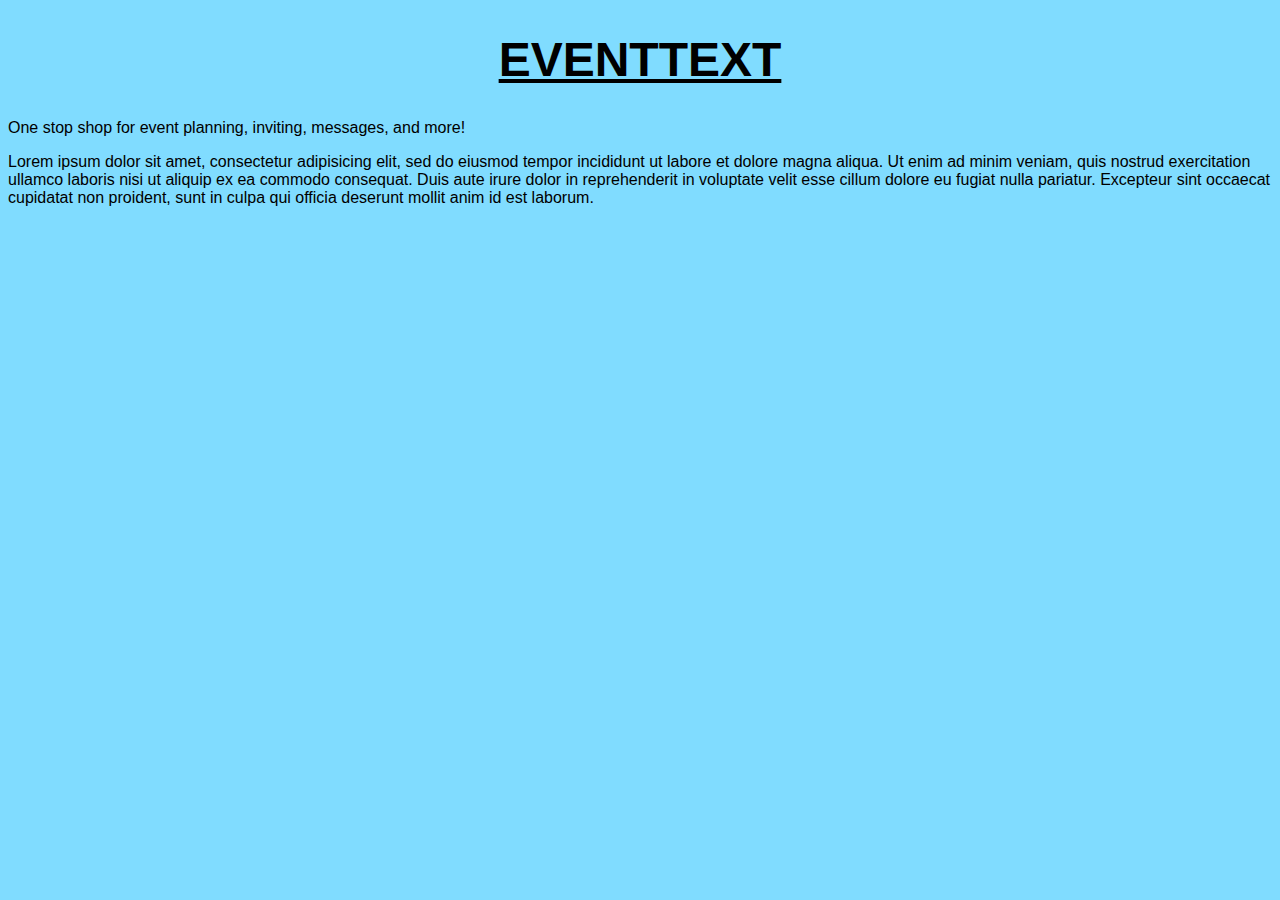
<file: unit_1/index.html>
<!DOCTYPE html>
<html>
	<head>
		<title>EventText</title>
		<link rel="stylesheet" type="text/css" href="css/style.css">
	</head>
	<body>
		<h1>EventText</h1>

		<p>	One stop shop for event planning, inviting, messages, and more!</p>

		<p>	Lorem ipsum dolor sit amet, consectetur adipisicing elit, sed do eiusmod
		tempor incididunt ut labore et dolore magna aliqua. Ut enim ad minim veniam,
		quis nostrud exercitation ullamco laboris nisi ut aliquip ex ea commodo
		consequat. Duis aute irure dolor in reprehenderit in voluptate velit esse
		cillum dolore eu fugiat nulla pariatur. Excepteur sint occaecat cupidatat non
		proident, sunt in culpa qui officia deserunt mollit anim id est laborum.</p>
	</body>
</html>
</file>
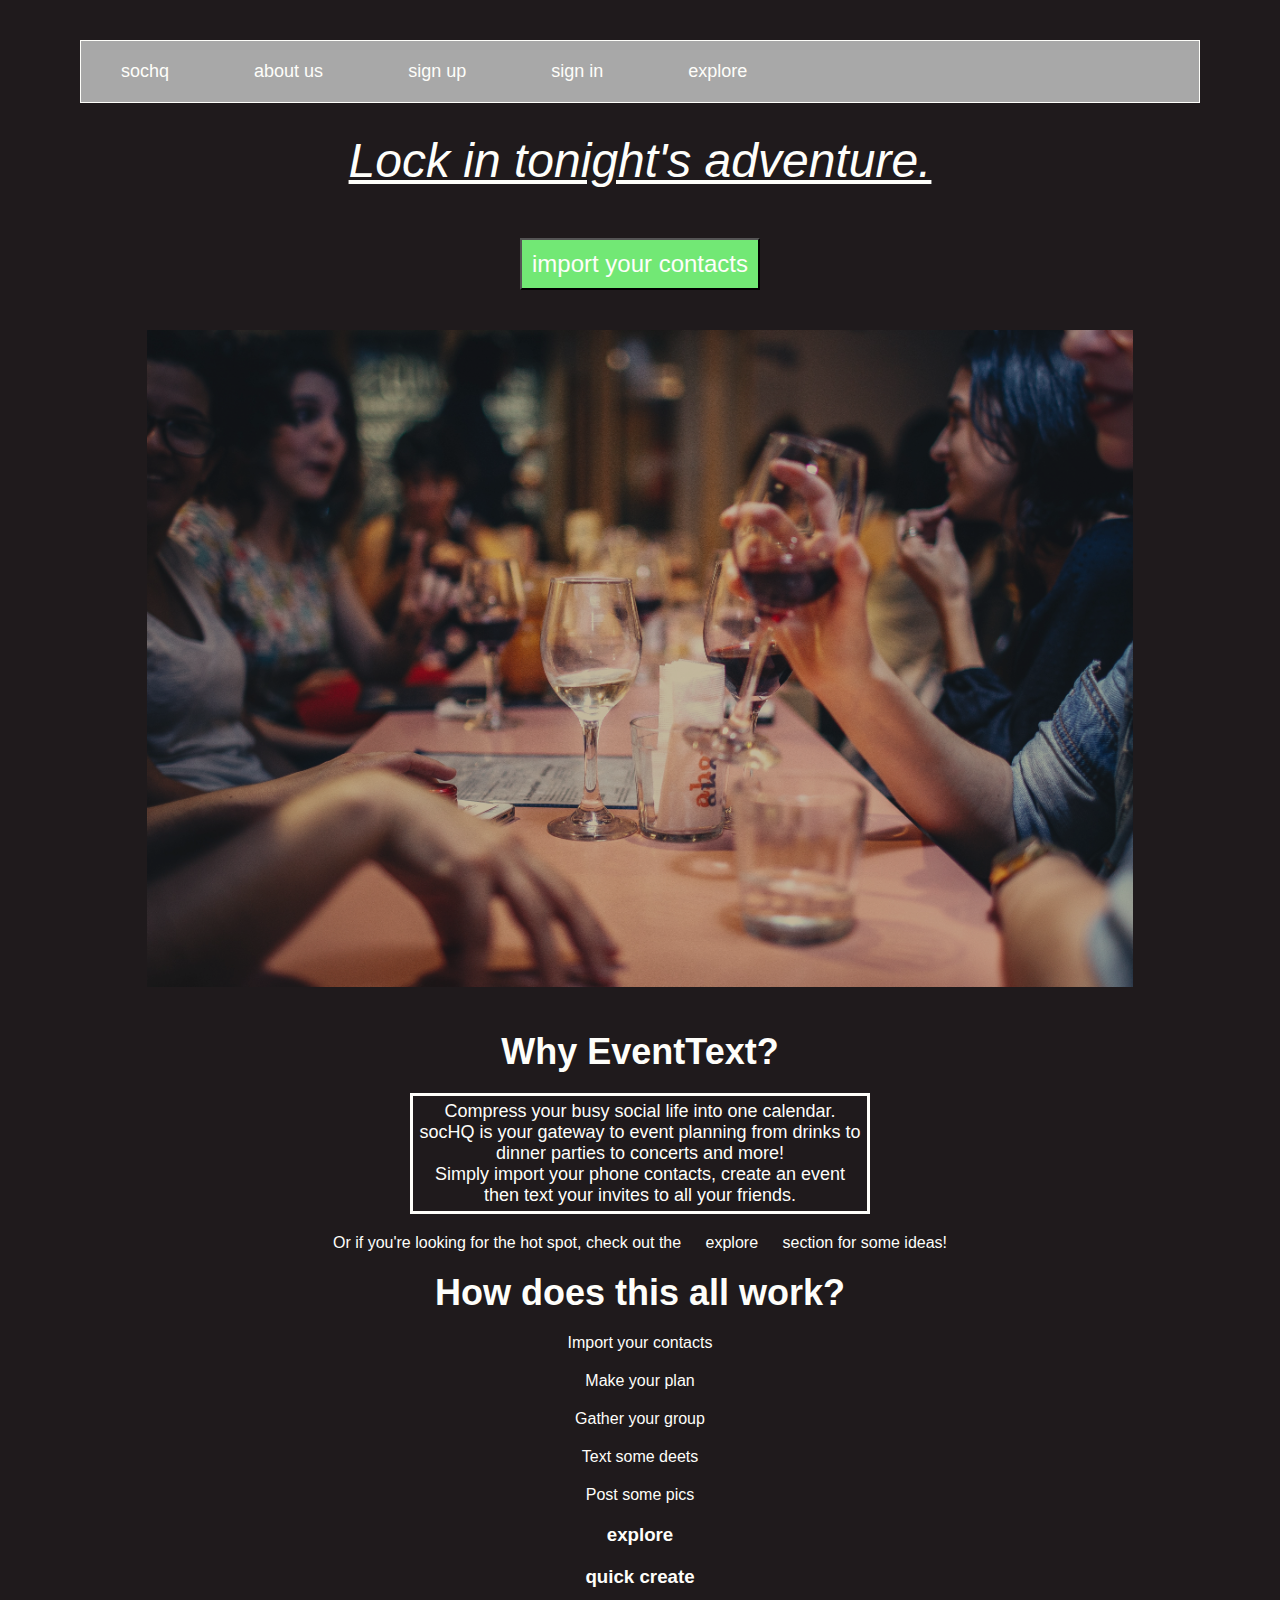
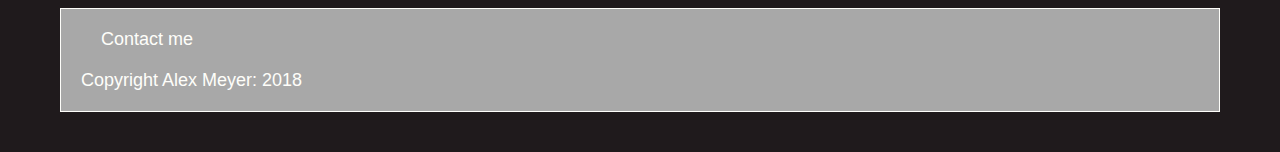
<file: unit_3/index.html>
<!DOCTYPE html>
<html>
	
	<head>
		<title>socHQ</title>
		<link rel="stylesheet" type="text/css" href="css/style.css">
	</head>
	
	<body>
		
		<header>
			<nav>
				<ul>
					<li id="logo"><a href="#">socHQ</a></li>
					<!-- <a href="#"><img src="#" alt="logo"></a> -->
					<li><a href="#">About Us</a></li>
					<li><a href="#">Sign Up</a></li>
					<li><a href="#">Sign In</a></li>
					<li><a href="#">explore</a></li>
				</ul>
			</nav>
		</header>
		
		<main>
			<p id="slogan">Lock in tonight's adventure.</p>		
			<button type="button">import your contacts</button>		
			<img id="homepageImage" src="images/blur_bar_homepage.jpg" alt="Friends at a Bar" title="Friends at a Bar">
		</main>

		<section>
			<h2>Why EventText?</h2>
			<p class="description">Compress your busy social life into one calendar. <br>socHQ is your gateway to event planning from drinks to dinner parties to concerts and more! <br> Simply import your phone contacts, create an event then text your invites to all your friends.</p> Or if you're looking for the hot spot, check out the <a href="#">explore</a> section for some ideas!
		</section>
		
		<section>
			<h2>How does this all work?</h2>
			<ul>
				<li>Import your contacts</li>
				<li>Make your plan</li>
				<li>Gather your group</li>
				<li>Text some deets</li>
				<li>Post some pics</li>
			</ol>
		</section>
		
		<section>
			<h3 class="explore">explore</h3>
			<h3 class="quick_create">quick create</h3>
		</section>
		
		<footer>
			<p><a href="mailto:alexmeyer27@gmail.com?Subject=Details">Contact me</a></p>
			<p>Copyright Alex Meyer: 2018</p>
		</footer>

	</body>

</html>
</file>
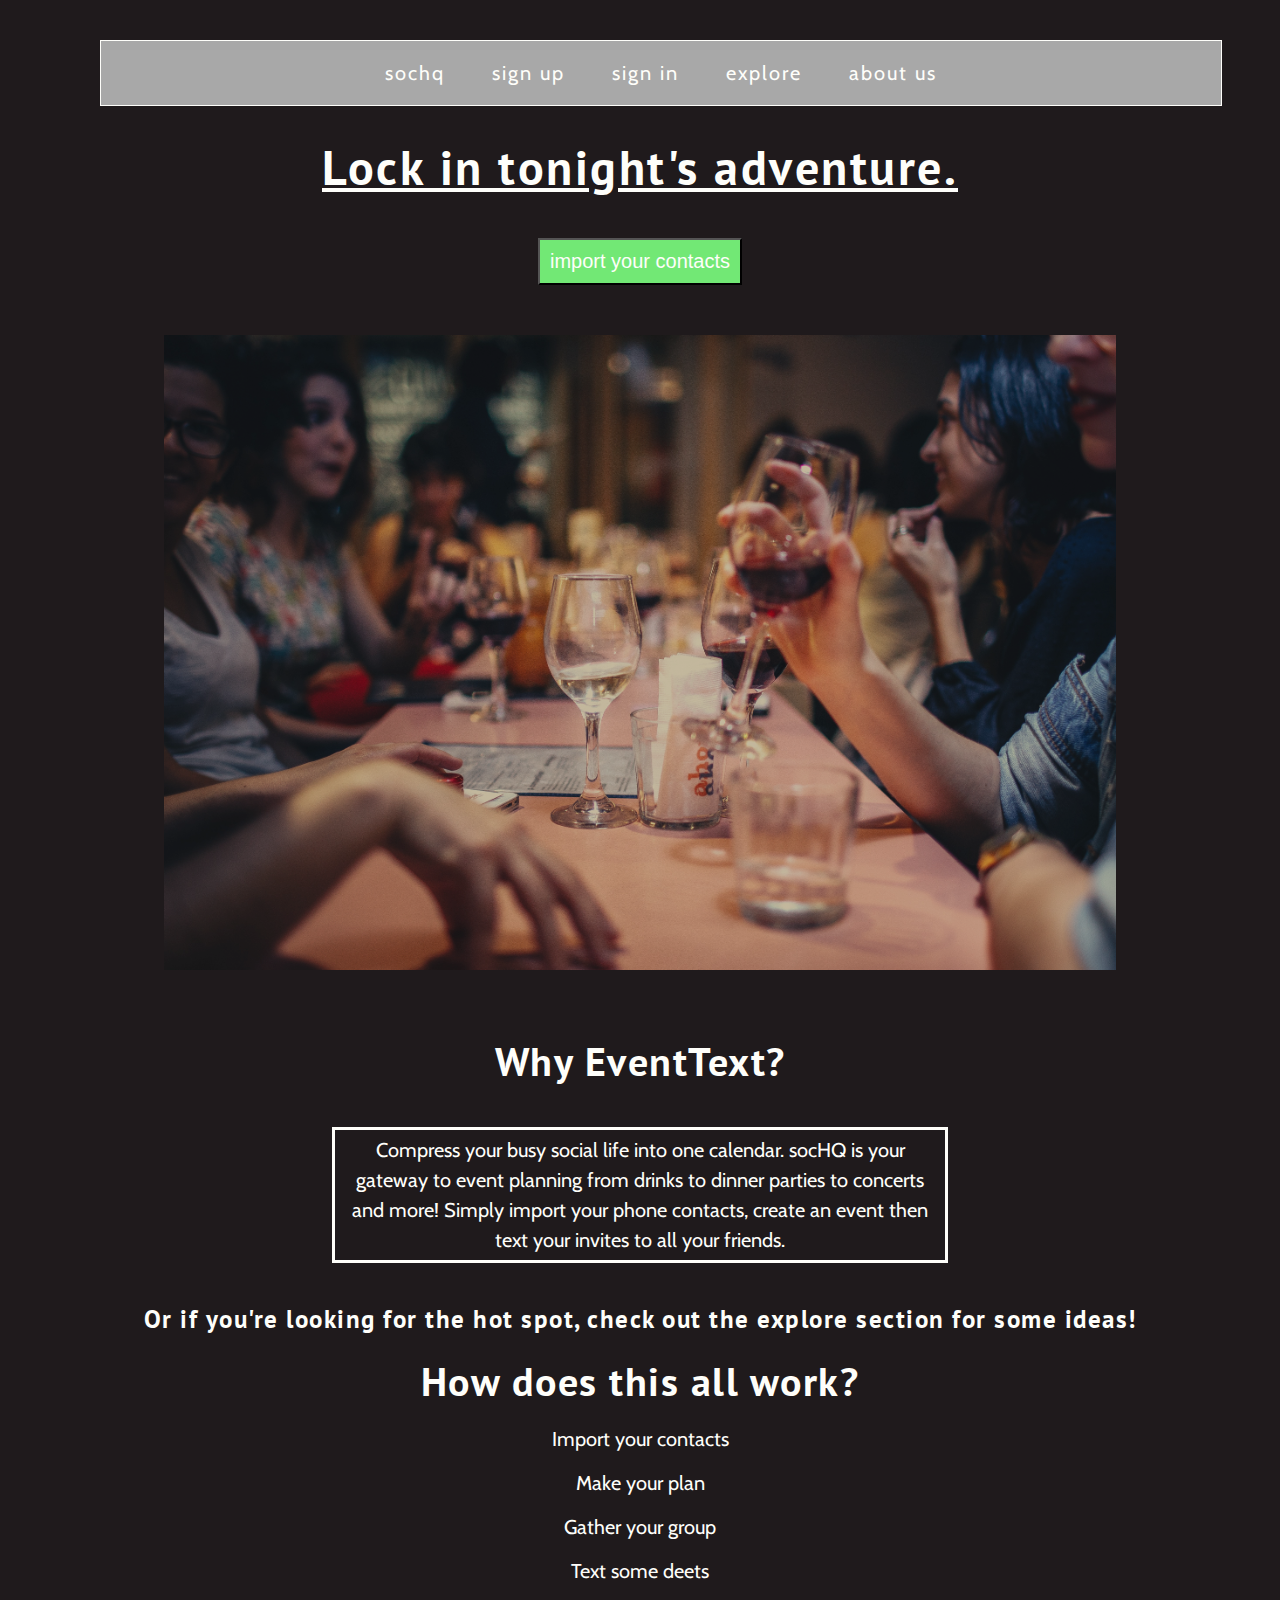
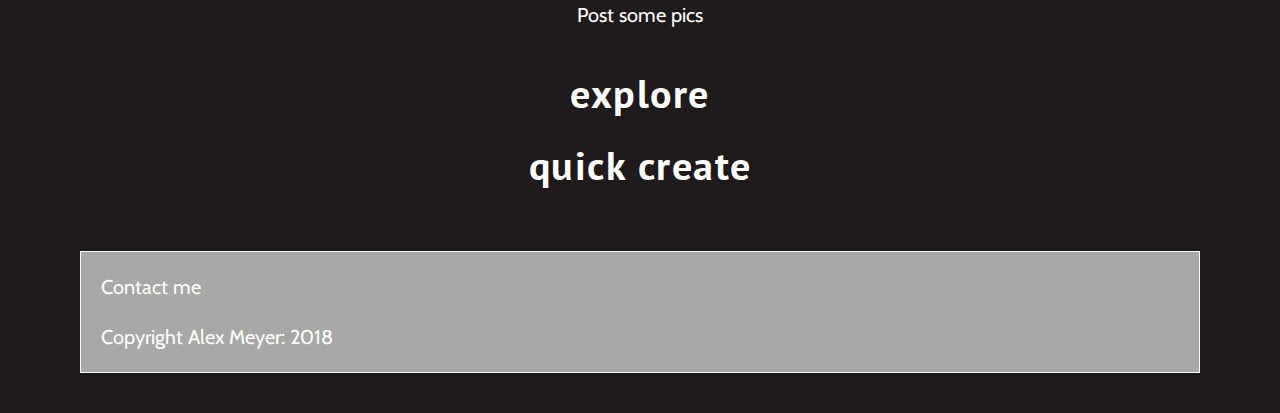
<file: unit_4/index.html>
<!DOCTYPE html>
<html>
	
	<head>
		<title>socHQ</title>
		<link rel="stylesheet" type="text/css" href="css/style.css">
	</head>
	
	<body>
		<div id="wrapper">
			<header>
				<nav>
					<ul>
						<li id="logo"><a href="#">socHQ</a></li>
						<!-- <a href="#"><img src="#" alt="logo"></a> -->
						<li><a href="#">Sign Up</a></li>
						<li><a href="#">Sign In</a></li>
						<li><a href="#">explore</a></li>
						<li><a href="#">About Us</a></li>
					</ul>
				</nav>
			</header>
			
			<main>
				<h1 id="slogan">Lock in tonight's adventure.</h1>		
				<button type="button">import your contacts</button>		
				<img id="homepageImage" src="images/blur_bar_homepage.jpg" alt="Friends at a Bar" title="Friends at a Bar">
			</main>

			<section>
				<h2>Why EventText?</h2>
				<p class="description">Compress your busy social life into one calendar. socHQ is your gateway to event planning from drinks to dinner parties to concerts and more! Simply import your phone contacts, create an event then text your invites to all your friends.</p>
			</section>
			<section>
				<h3 id="explore_tag">Or if you're looking for the hot spot, check out the <a href="#">explore</a> section for some ideas!</h3>
			</section>
			
			<section>
				<h2>How does this all work?</h2>
				<ul>
					<li>Import your contacts</li>
					<li>Make your plan</li>
					<li>Gather your group</li>
					<li>Text some deets</li>
					<li>Post some pics</li>
				</ul>
			</section>
			
			<section class="modules">
				<h2 id="explore">explore</h2>
				<h2 id="quick_create">quick create</h2>
			</section>
			
			<footer>
				<p><a href="mailto:alexmeyer27@gmail.com?Subject=Details">Contact me</a></p>
				<p>Copyright Alex Meyer: 2018</p>
			</footer>
		</div>	
	</body>

</html>
</file>
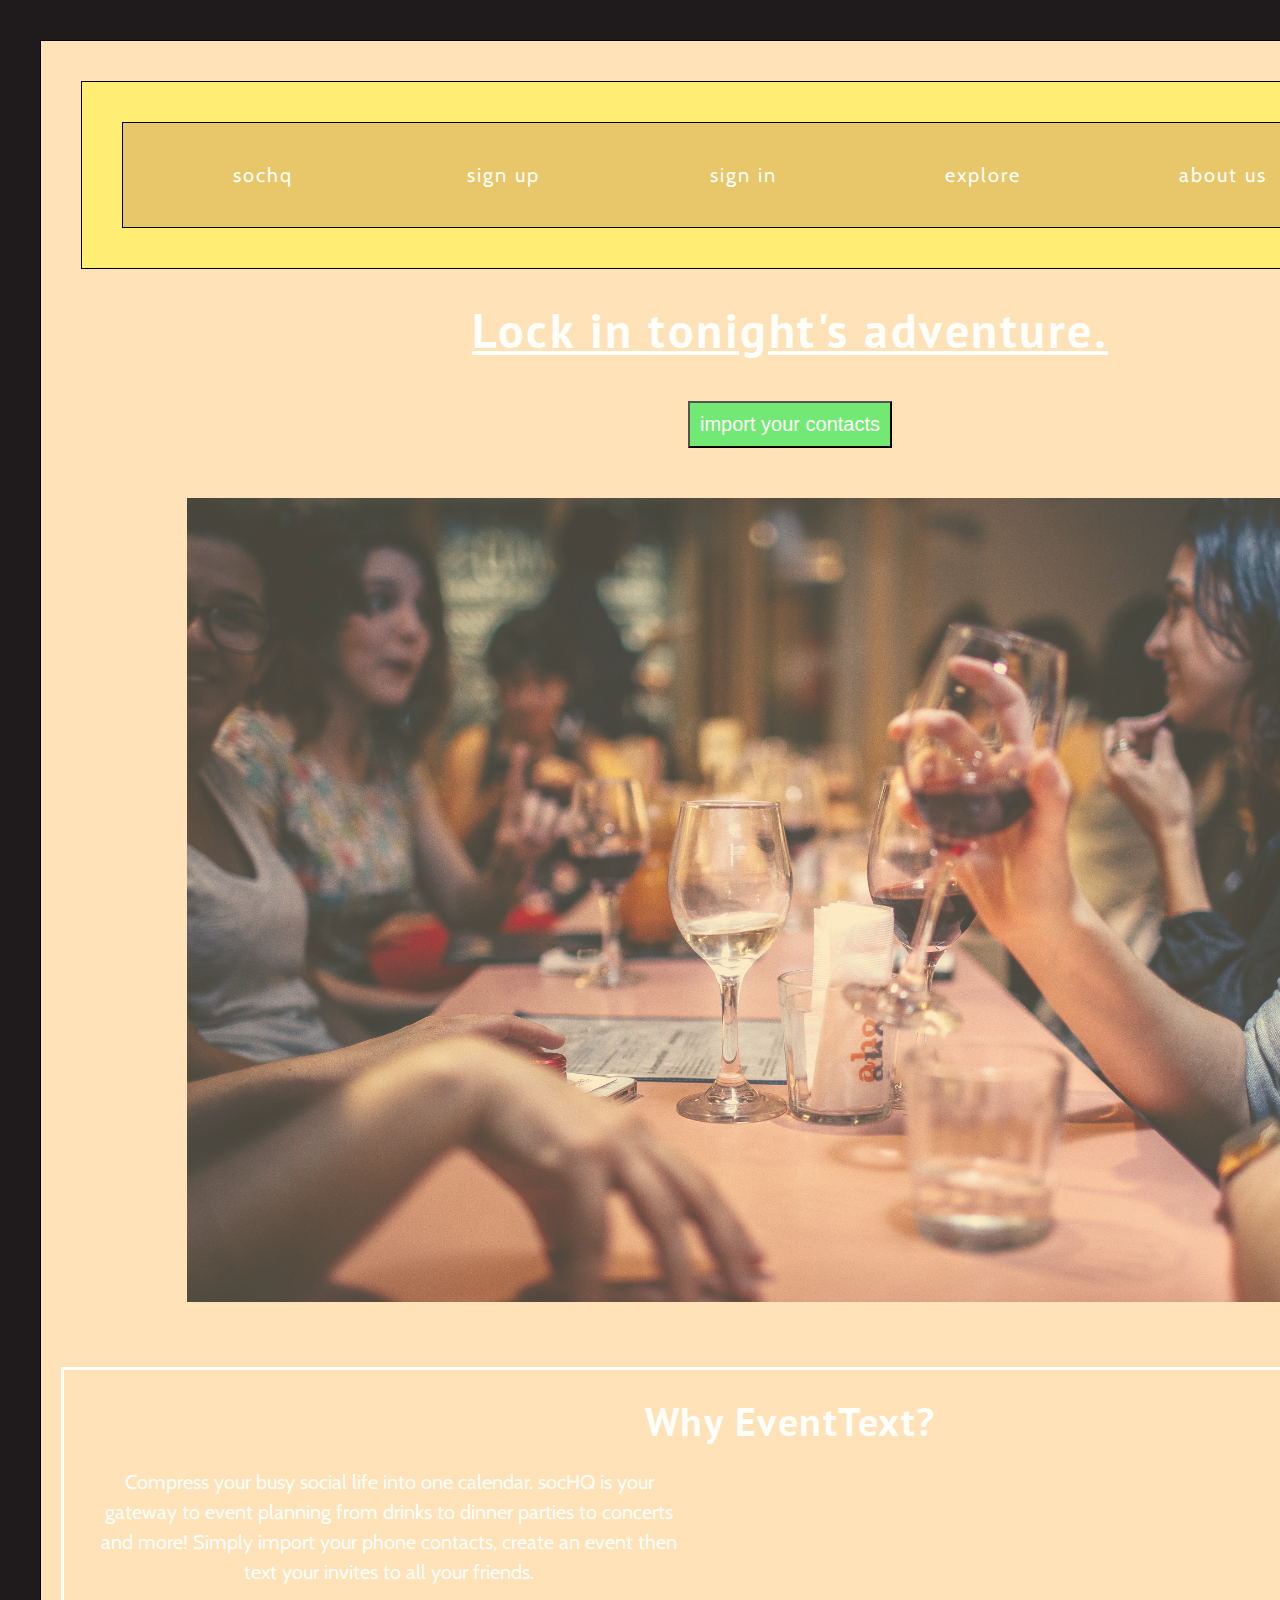
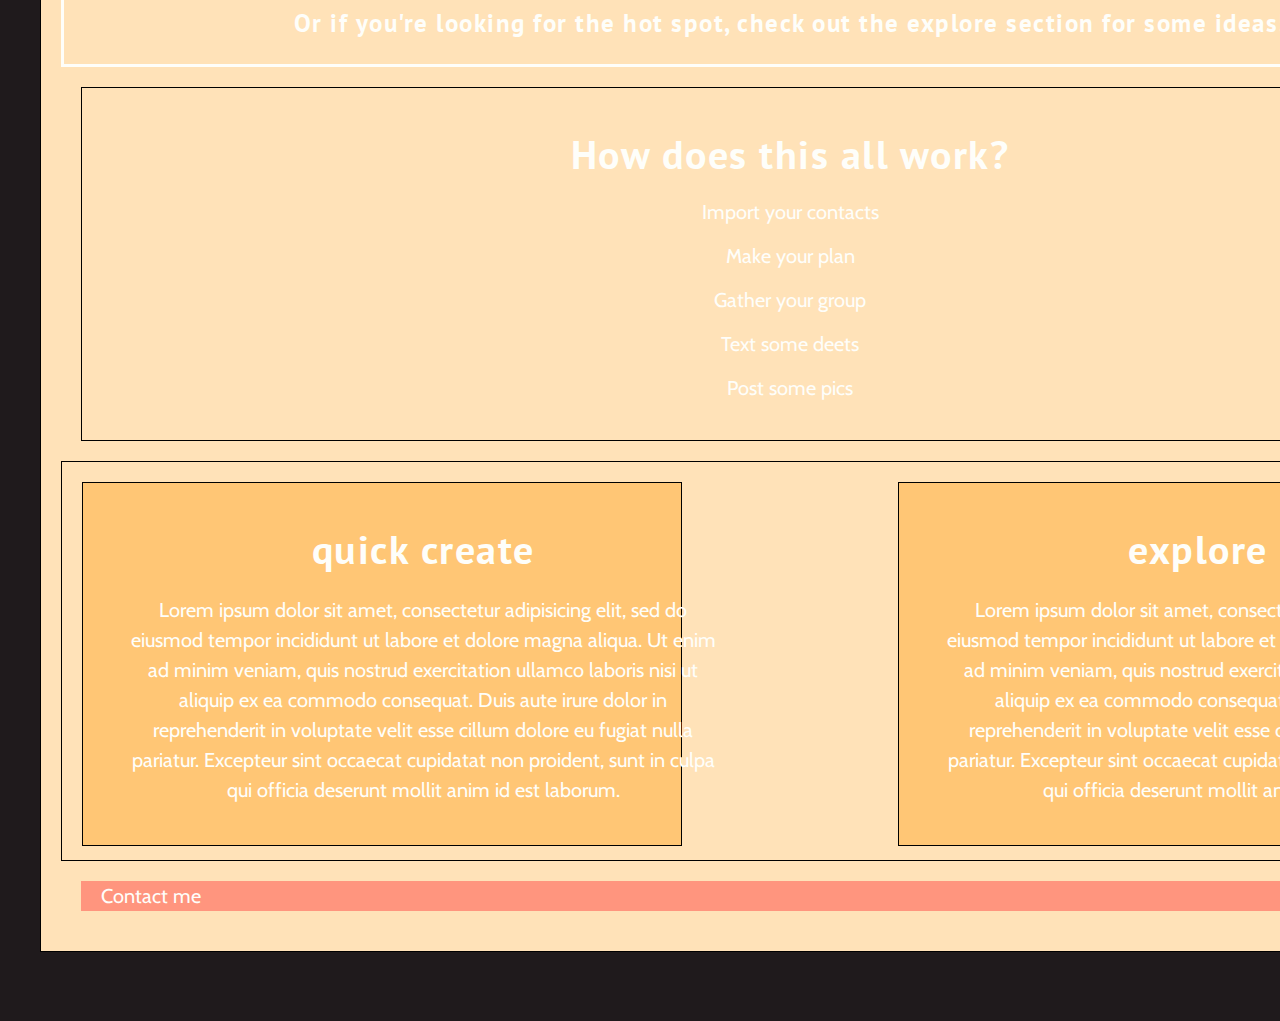
<file: unit_5/index.html>
<!DOCTYPE html>
<html>
	<head>
		<title>socHQ</title>
		<link rel="stylesheet" type="text/css" href="css/style.css">
	</head>
	<body>
		<div id="wrapper">
			<header>
				<nav class="clearfix">
					<a href="#">socHQ</a>
					<!-- <a href="#"><img src="#" alt="logo"></a> -->
					<a href="#">Sign Up</a>
					<a href="#">Sign In</a>
					<a href="#">explore</a>
					<a href="#">About Us</a>
				</nav>
			</header>
			<main>
				<h1 id="slogan">Lock in tonight's adventure.</h1>		
				<button type="button">import your contacts</button>		
				<img id="homepageImage" src="images/blur_bar_homepage.jpg" alt="Friends at a Bar" title="Friends at a Bar">
			</main>
			<div class= "description">
				<h2>Why EventText?</h2>
				<p>Compress your busy social life into one calendar. socHQ is your gateway to event planning from drinks to dinner parties to concerts and more! Simply import your phone contacts, create an event then text your invites to all your friends.</p>
				<h3 id="explore_tag">Or if you're looking for the hot spot, check out the <a href="#">explore</a> section for some ideas!</h3>
			</div>
			<section class= "walkthrough">
				<h2>How does this all work?</h2>
				<ul>
					<li>Import your contacts</li>
					<li>Make your plan</li>
					<li>Gather your group</li>
					<li>Text some deets</li>
					<li>Post some pics</li>
				</ul>
			</section>
			<div class="modules">
			<aside id="quick_create">
				<h2 id= "quick_create_header">quick create</h2>
				<p>Lorem ipsum dolor sit amet, consectetur adipisicing elit, sed do eiusmod
				tempor incididunt ut labore et dolore magna aliqua. Ut enim ad minim veniam,
				quis nostrud exercitation ullamco laboris nisi ut aliquip ex ea commodo
				consequat. Duis aute irure dolor in reprehenderit in voluptate velit esse
				cillum dolore eu fugiat nulla pariatur. Excepteur sint occaecat cupidatat non
				proident, sunt in culpa qui officia deserunt mollit anim id est laborum.</p>
			</aside>
			<aside id="explore">
				<h2>explore</h2>
				<p>Lorem ipsum dolor sit amet, consectetur adipisicing elit, sed do eiusmod
				tempor incididunt ut labore et dolore magna aliqua. Ut enim ad minim veniam,
				quis nostrud exercitation ullamco laboris nisi ut aliquip ex ea commodo
				consequat. Duis aute irure dolor in reprehenderit in voluptate velit esse
				cillum dolore eu fugiat nulla pariatur. Excepteur sint occaecat cupidatat non
				proident, sunt in culpa qui officia deserunt mollit anim id est laborum.</p>
			</aside>
			</div>
			<footer>
				<p><a href="mailto:alexmeyer27@gmail.com?Subject=Details">Contact me</a></p>
				<span id="copyright"><p>&copy; Alex Meyer: 2018</p></span>
			</footer>
		</div>	
	</body>
</html>
</file>
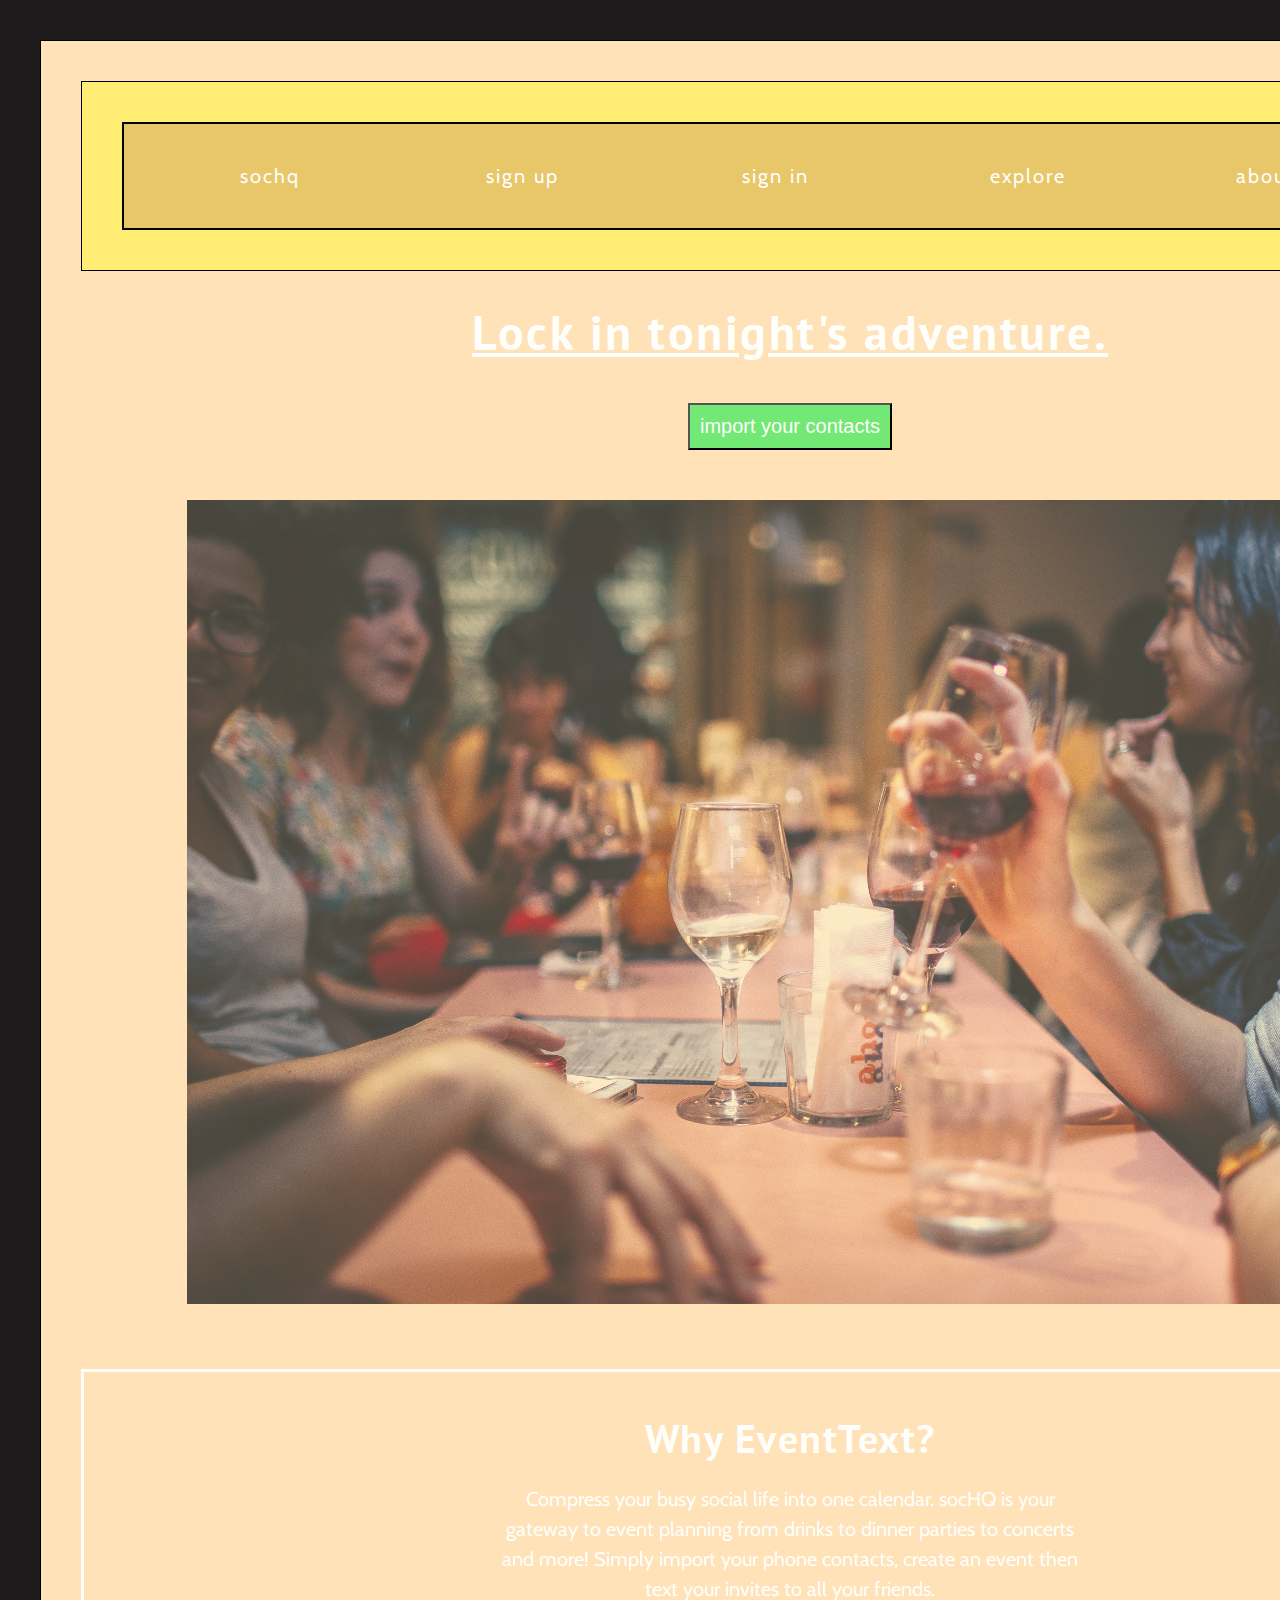
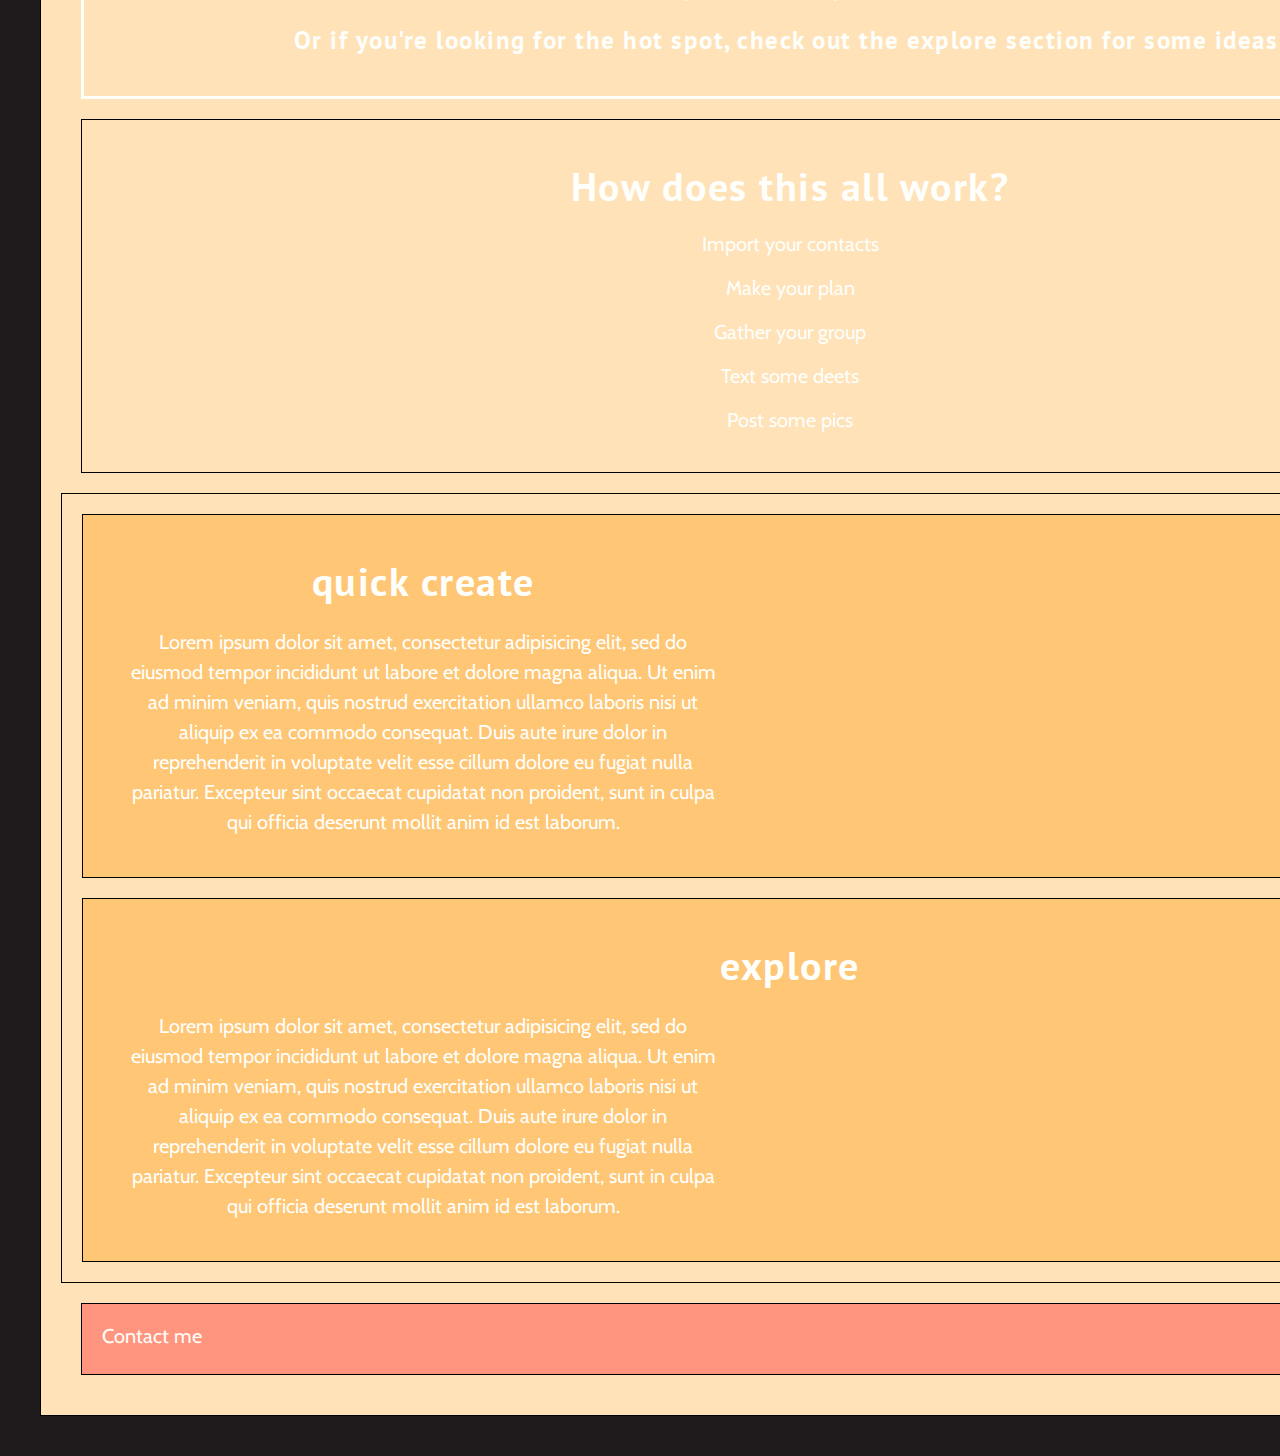
<file: unit_6/index.html>
<!DOCTYPE html>
<html>
	<head>
		<title>socHQ</title>
		<link rel="stylesheet" type="text/css" href="css/style.css">
	</head>
	<body>
		<div id="wrapper">
			<header>
				<nav class="clearfix">
					<a href="#">socHQ</a>
					<!-- <a href="#"><img src="#" alt="logo"></a> -->
					<a href="#">Sign Up</a>
					<a href="#">Sign In</a>
					<a href="#">explore</a>
					<a href="#">About Us</a>
				</nav>
			</header>
			<main>
				<h1 id="slogan">Lock in tonight's adventure.</h1>		
				<button type="button">import your contacts</button>		
				<img id="homepageImage" src="images/blur_bar_homepage.jpg" alt="Friends at a Bar" title="Friends at a Bar">
			</main>
			<div class= "description">
				<h2>Why EventText?</h2>
				<p id="hook">Compress your busy social life into one calendar. socHQ is your gateway to event planning from drinks to dinner parties to concerts and more! Simply import your phone contacts, create an event then text your invites to all your friends.</p>
				<h3 id="explore_tag">Or if you're looking for the hot spot, check out the <a href="#">explore</a> section for some ideas!</h3>
			</div>
			<section class= "walkthrough">
				<h2>How does this all work?</h2>
				<ul>
					<li>Import your contacts</li>
					<li>Make your plan</li>
					<li>Gather your group</li>
					<li>Text some deets</li>
					<li>Post some pics</li>
				</ul>
			</section>
			<div class="modules clearfix">
			<aside class = "clearfix" id="quick_create">
				<h2 id= "quick_create_header">quick create</h2>
				<p>Lorem ipsum dolor sit amet, consectetur adipisicing elit, sed do eiusmod
				tempor incididunt ut labore et dolore magna aliqua. Ut enim ad minim veniam,
				quis nostrud exercitation ullamco laboris nisi ut aliquip ex ea commodo
				consequat. Duis aute irure dolor in reprehenderit in voluptate velit esse
				cillum dolore eu fugiat nulla pariatur. Excepteur sint occaecat cupidatat non
				proident, sunt in culpa qui officia deserunt mollit anim id est laborum.</p>
			</aside>
			<aside class = "clearfix" id="explore">
				<h2>explore</h2>
				<p>Lorem ipsum dolor sit amet, consectetur adipisicing elit, sed do eiusmod
				tempor incididunt ut labore et dolore magna aliqua. Ut enim ad minim veniam,
				quis nostrud exercitation ullamco laboris nisi ut aliquip ex ea commodo
				consequat. Duis aute irure dolor in reprehenderit in voluptate velit esse
				cillum dolore eu fugiat nulla pariatur. Excepteur sint occaecat cupidatat non
				proident, sunt in culpa qui officia deserunt mollit anim id est laborum.</p>
			</aside>
			</div>
			<footer class="clearfix">
				<a href="mailto:alexmeyer27@gmail.com?Subject=Details">Contact me</a>
				<p id="copyright">&copy; Alex Meyer: 2018</p>
			</footer>
		</div>	
	</body>
</html>
</file>
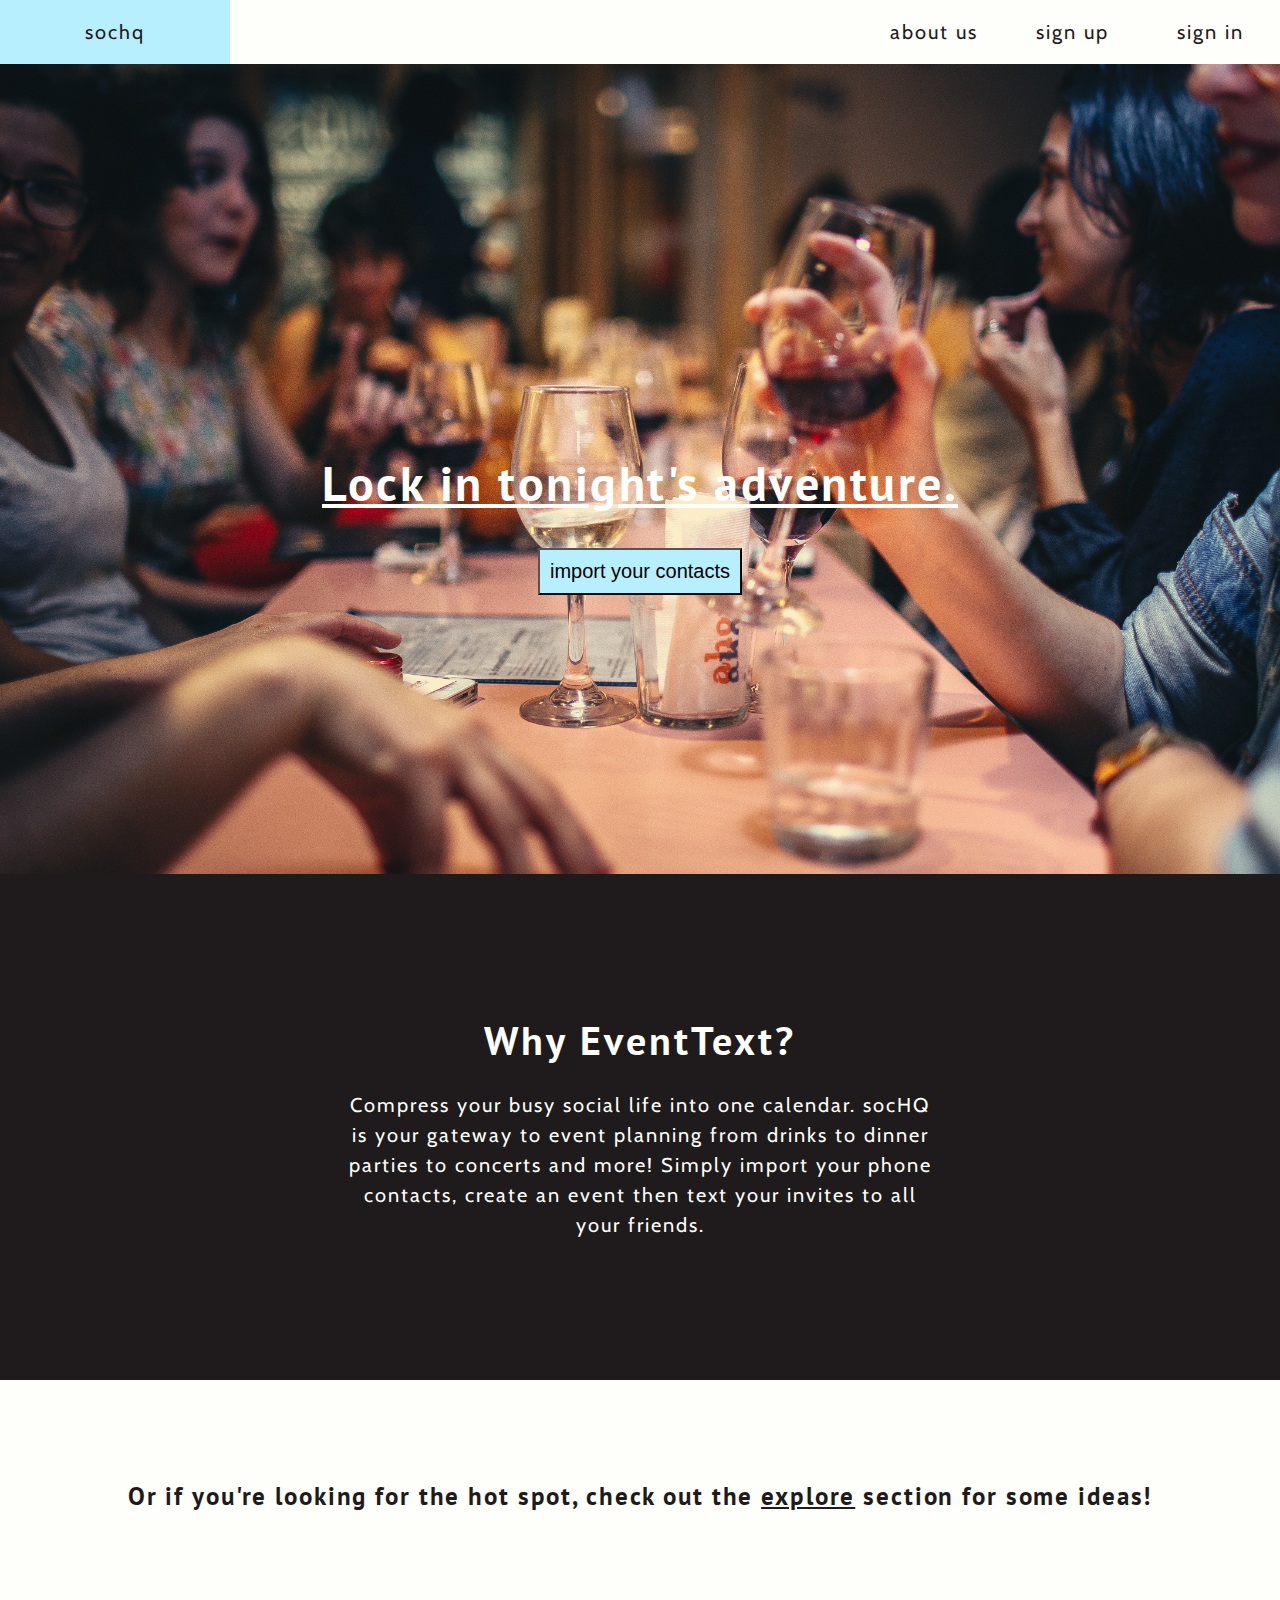
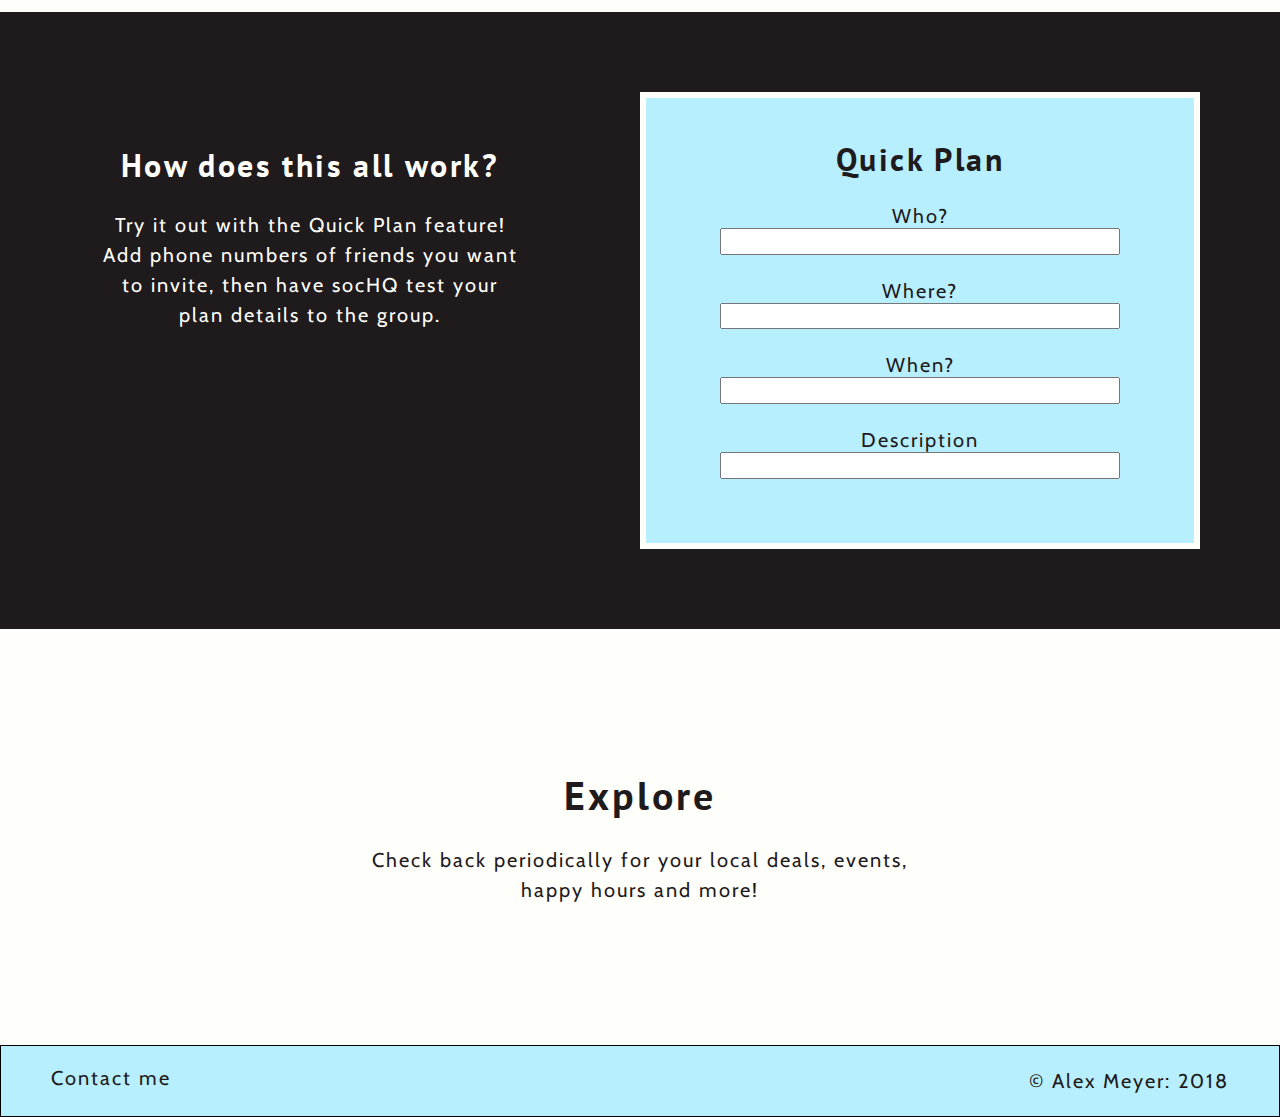
<file: unit_8/index.html>
<!DOCTYPE html>
<html>
	<head>
		<title>socHQ</title>
		<link rel="stylesheet" type="text/css" href="css/style.css">
		<meta name="viewport" content="width=device-width, initial-scale=1">
		<!--[if lt IE 9]>
            <script src="bower_components/html5shiv/dist/html5shiv.js"></script>
        <![endif]-->
	</head>
	<body>
		<div class="wrapper">
			<header>
				<label for="toggle">Menu</label>
				<input type="checkbox" id="toggle">
				<nav class="clearfix">
					<a href="#" id="logo">socHQ</a>
					<!-- <a href="#"><img src="#" alt="logo"></a> -->
					<div id="nav_action">
						<a href="#">Sign In</a>
						<a href="#">Sign Up</a>
						<a href="#">About Us</a>
					<!-- <a href="#">explore</a> -->
					</div>
				</nav>
			</header>
			<section class="call_to_action">	
				<h1 id="slogan">Lock in tonight's adventure.</h1>		
				<button type="button">import your contacts</button>		
			</section>
			<div class= "description">
				<h2>Why EventText?</h2>
				<br>
				<p id="hook">Compress your busy social life into one calendar. socHQ is your gateway to event planning from drinks to dinner parties to concerts and more! Simply import your phone contacts, create an event then text your invites to all your friends.</p>
			</div>
			<div>
				<h3 id="explore_tag">Or if you're looking for the hot spot, check out the <a href="#" id="explore_anchor">explore</a> section for some ideas!</h3>
			</div>
			<div class="next_steps clearfix">
				<section id= "walkthrough">
					<h2 id="quick_plan_title">How does this all work?</h2>
<!-- 					<br>
 -->					<!-- <ul>
						<li>Import your contacts</li>
						<li>Make your plan</li>
						<li>Gather your group</li>
						<li>Text some deets</li>
						<li>Post some pics</li>
					</ul> -->
					<br>
					<p>Try it out with the Quick Plan feature! Add phone numbers of friends you want to invite, then have socHQ test your plan details to the group.</p>
				</section>
				<section class = "clearfix" id="quick_plan">
					<form id="quick_plan_form">
						<h2 id= "quick_plan_header">Quick Plan</h2>
						<br>
						Who?<br>
 						<input type="text" name="invitees">
  						<br>
  						Where?<br>
  						<input type="text" name="event_name">
  						<br>
  						When?<br>
  						<input type="text" name="location">
  						<br>
  						Description<br>
  						<input type="text" name="description">
  						<br>
					</form>
				</section>
			</div>
			<section class="clearfix explore">
				<h2 id="explore_header">Explore</h2>
				<br>
				<p>Check back periodically for your local deals, events, happy hours and more!</p>
			</section>
			<footer class="clearfix">
				<a href="mailto:alexmeyer27@gmail.com">Contact me</a>
				<p id="copyright">&copy; Alex Meyer: 2018</p>
			</footer>
		</div>	
	</body>
</html>
</file>
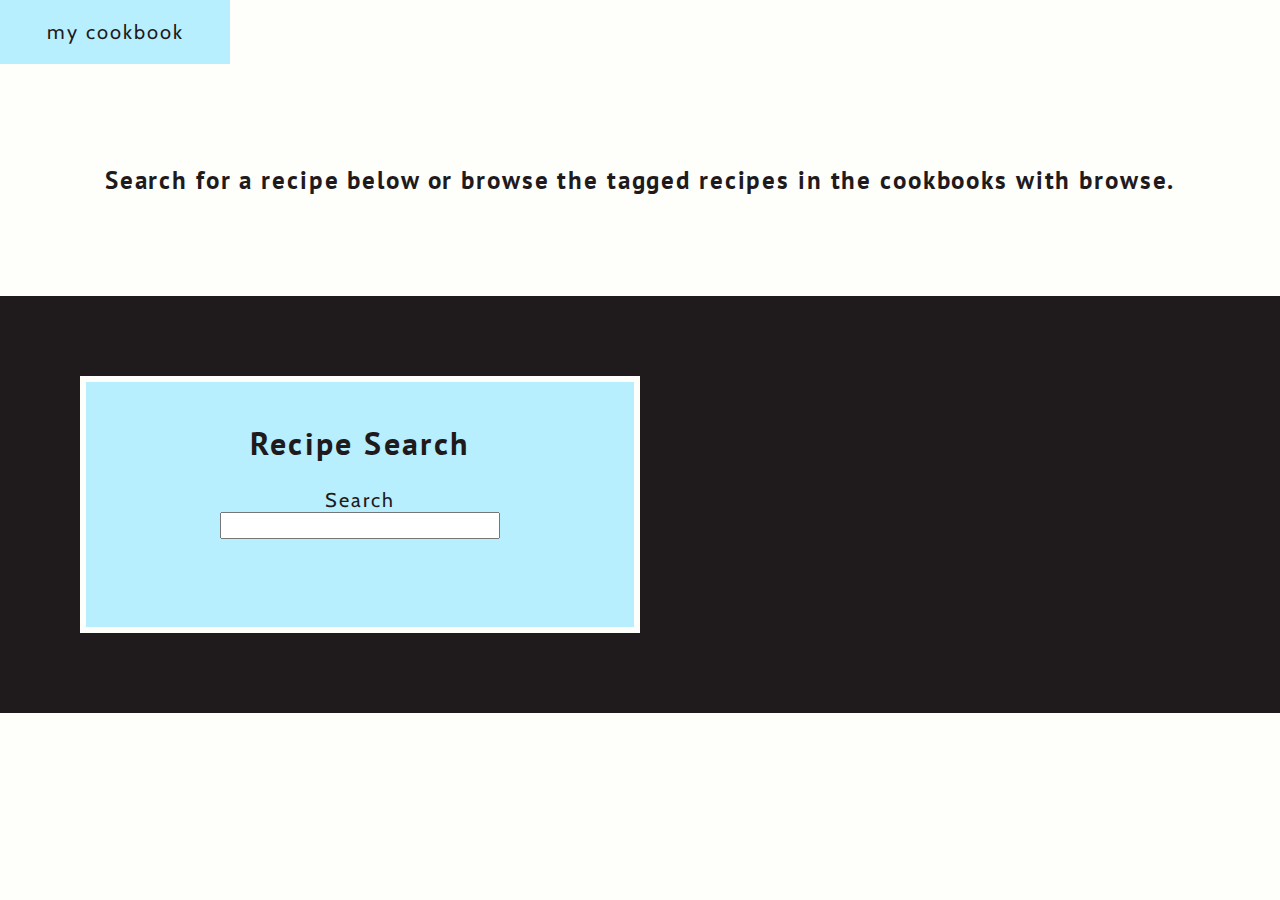
<file: unit_9/index.html>
<!DOCTYPE html>
<html>
	<head>
		<title>socHQ</title>
		<link rel="stylesheet" type="text/css" href="css/style.css">
		<meta name="viewport" content="width=device-width, initial-scale=1">
		<!--[if lt IE 9]>
            <script src="bower_components/html5shiv/dist/html5shiv.js"></script>
        <![endif]-->
	</head>
	<body>
		<div class="wrapper">
			<header>
				<label for="toggle">Menu</label>
				<input type="checkbox" id="toggle">
				<nav class="clearfix">
					<a href="#" id="logo">My Cookbook</a>
				</nav>
			</header>
			<div>
				<h3 id="explore_tag">Search for a recipe below or browse the tagged recipes in the cookbooks with <a href="#">browse</a>.</h3>
			</div>
			<div class="next_steps clearfix">
				<section class = "clearfix" id="quick_plan">
					<form id="quick_plan_form">
						<h2 id= "quick_plan_header">Recipe Search</h2>
						<br>
						Search<br>
 						<input type="text" id="invitees" name="invitees">
  						<br>
  						<br>
					</form>
				</section>
			</div>
		</div>	
	</body>
</html>
</file>
<file: unit_1/css/style.css>
body {
	background-color: #80DCFF;
	font-family: Arial, san-serif;
}

h1, p {
	color: #000000;
}

h1 {
	font-size: 48px;
	text-align: center;
	text-decoration: underline;
	text-transform: uppercase;
}
</file>
<file: unit_3/css/style.css>
* {
	padding: 0px;
	margin: 20px;
}

body {
	background-color: #1f1a1c;
	font-family: Helvetica, san-serif;
	color: #FEFEFA;
	text-align: center;
}

a {
	font-size: inherit;
	text-decoration: none;
	color: inherit;
}

ul {
	list-style-type: none;
}

h1 {
	font-size: 48px;
	text-transform: none;
}

h2 {
	font-size: 36px;
}

p {
	font-size: 18px;
}

button {
	background-color: #72E875;
	padding: 10px;
	font-family: Helvetica, san-serif;
	color: #FEFEFA;
	text-align: center;
	font-size: 24px
}

/*header {
	background-color: #8A85E8;
	max-width: 100%;
	border-width: 1px;
	border-style: solid;
}*/

footer {
	background-color: #a8a8a8;
	max-width: 100%;
	border-width: 1px;	
	border-style: solid;
	text-align: left;
}

nav {
	text-align: left;
	border-color: #FEFEFA;
	border-style: solid;
	border-width: 1px;
	background-color: #a8a8a8;
	font-size: 18px;
}

nav ul {
	list-style-type: none;
	text-decoration: none;
	margin: 0px;
}

nav li {
	display: inline-block;
}

nav a {
	text-transform: lowercase;
}

.description {
	margin-left: 350px;
	margin-right: 350px;
	padding: 5px;
	border-style: solid;
	border-color: #FEFEFA;
	border-width: 3px;
}

#homepageImage {
	opacity: .75;
	max-width: 85%;
	height: auto;
	margin: center;
}

#slogan {
	font-style: italic;
	font-size: 48px;
	padding: 10px;
	text-decoration: underline;
}

.explore{

}

.quick_create{

}
/*#logo {
}*/
</file>
<file: unit_4/css/style.css>
@import url('https://fonts.googleapis.com/css?family=PT+Sans');
@import url('https://fonts.googleapis.com/css?family=Cabin|PT+Sans');

* {
	padding: 0px;
	margin: 20px;
}

body {
	background-color: #1f1a1c;
	font-family: 'Cabin', san-serif;
	color: #FEFEFA;
	text-align: center;
	font-size: 20px;

}

a {
	font-size: inherit;
	text-decoration: none;
	color: inherit;
	margin: 0px;
	padding: 0px;
}

ul {
	list-style-type: none;
}

h1, h2, h3 {
	font-family: 'PT Sans', san-serif;
	letter-spacing: 1.5px;
}

h1 {
	font-size: 3em;
	text-transform: none;
}

h2 {
	font-size: 2em;
}

h3 {
	font-size: 1.25em;
}

p {
	width: 30em;
	line-height: 1.5em;
	font-family: 'Cabin', san-serif;
}

button {
	background-color: #72E875;
	margin: 10px;
	padding: 10px;
	color: #FEFEFA;
	text-align: center;
	font-size: 20px;
}

/*header {
	background-color: #8A85E8;
	max-width: 100%;
	border-width: 1px;
	border-style: solid;
}*/

footer {
	background-color: #a8a8a8;
	max-width: 100%;
	border-width: 1px;	
	border-style: solid;
	text-align: left;
}

nav {
	text-align: center;
	border-color: #FEFEFA;
	border-style: solid;
	border-width: .5px;
	background-color: #a8a8a8;
	width: 100%;
}

nav ul {
	list-style-type: none;
	text-decoration: none;
	margin: 0px;
	letter-spacing: 2px;
	padding: 0px 2em;	
}

nav li {
	display: inline-block;
}

nav a {
	text-transform: lowercase;
}

.description {
	margin: 2em auto;
	padding: 5px;
	border-style: solid;
	border-color: #FEFEFA;
	border-width: 3px;
}

.modules {
	display: inline-block;
}

/*#logo {
	text-align: right;
}*/

#homepageImage {
	opacity: .75;
	max-width: 85%;
	height: auto;
	margin: 2em auto;
}


#slogan {
	font-size: 48px;
	padding: 10px;
	text-decoration: underline;
	text-align: center;
	letter-spacing: 2.5px;
	font-family: 'PT Sans';
	font-weight: 700;
}

#explore_tag {
	text-align: center;
}

#explore{
	padding: 0px;
	margin: 0px;
}

#quick_create{

}
</file>
<file: unit_5/css/style.css>
@import url('https://fonts.googleapis.com/css?family=PT+Sans');
@import url('https://fonts.googleapis.com/css?family=Cabin|PT+Sans');

* {
	padding: 0px;
	margin: 20px;
	box-sizing: border-box;
}

body {
	background-color: #1f1a1c;
	font-family: 'Cabin', san-serif;
	color: #FEFEFA;
	text-align: center;
	font-size: 20px;

}

div, section {
	background-color: #FFE2B8;
	border: 1px black solid;
	padding: 20px;
}

a {
	font-size: inherit;
	text-decoration: none;
	color: inherit;
	margin: 0px;
	padding: 0px;
}

ul {
	list-style-type: none;
}

h1, h2, h3 {
	font-family: 'PT Sans', san-serif;
	letter-spacing: 1.5px;
}

h1 {
	font-size: 3em;
	text-transform: none;
}

h2 {
	font-size: 2em;
}

h3 {
	font-size: 1.25em;
}

p {
	width: 30em;
	line-height: 1.5em;
	font-family: 'Cabin', san-serif;
}

button {
	background-color: #72E875;
	margin: 10px;
	padding: 10px;
	color: #FEFEFA;
	text-align: center;
	font-size: 20px;
}

aside {
	background-color: #FFC675;
	border: 1px black solid;
	padding: 20px;
}

header {
	width: auto;
	background-color: #FFED74;
	border: 1px black solid;
	padding: 20px;	
}

nav a {
	letter-spacing: 2px;
	display: block;
	width: 18%;
	float: left;
	text-transform: lowercase;
	padding: 20px 0;
}

nav {
	text-align: center;
	background-color: #E8C66A;
	border: 1px black solid;
	padding: 20px;
	width: 100%;
}

nav a:hover {
	background-color: #dd0000;
	padding: 20px 0;
}

footer {
	background-color: #FF957E;
	max-width: 100%;
	border: 1px black solid
	padding: 20px;
	text-align: left;
}

footer p {
	width: 10em;
}

.clearfix:after {
	display: block;
	content: " ";
	clear: both;
	height: 0;
	font-size: 0;
	visibility: hidden;
}

.description {
	margin: auto;
	padding: 5px;
	border-style: solid;
	border-color: #FEFEFA;
	border-width: 3px;
	text-align: center;
}

.modules {
	width: auto;
	height: 400px;
	padding: 0px;
	margin: 0px;
}

#explore{
	float: right;
	width: 600px;
	display: inline;
}

#quick_create {
	float: left;
	display: inline;
	width: 600px;
}

/*#logo {
	text-align: right;
}*/

#wrapper {
	width: 1500px;
	margin-left: auto;
	margin-right: auto;
}

#homepageImage {
	opacity: .75;
	max-width: 85%;
	height: auto;
	margin: 2em auto;
}


#slogan {
	font-size: 48px;
	padding: 10px;
	text-decoration: underline;
	text-align: center;
	letter-spacing: 2.5px;
	font-family: 'PT Sans';
	font-weight: 700;
}

#explore_tag {
	text-align: center;
}

#quick_create_header {
	width: 600px;
	text-align: center;
}

#copyright {
	float: right;
	text-align: right;
	padding: 0px;
	margin: 0px;
}
</file>
<file: unit_6/css/style.css>
@import url('https://fonts.googleapis.com/css?family=PT+Sans');
@import url('https://fonts.googleapis.com/css?family=Cabin|PT+Sans');

* {
	padding: 0px;
	margin: 20px;
	box-sizing: border-box;
}

body {
	background-color: #1f1a1c;
	font-family: 'Cabin', san-serif;
	color: #FEFEFA;
	text-align: center;
	font-size: 20px;

}

div, section {
	background-color: #FFE2B8;
	border: 1px black solid;
	padding: 20px;
}

a {
	font-size: inherit;
	text-decoration: none;
	color: inherit;
	margin: 0px;
	padding: 0px;
}

ul {
	list-style-type: none;
}

h1, h2, h3 {
	font-family: 'PT Sans', san-serif;
	letter-spacing: 1.5px;
}

h1 {
	font-size: 3em;
	text-transform: none;
}

h2 {
	font-size: 2em;
}

h3 {
	font-size: 1.25em;
}

p {
	max-width: 30em;
	line-height: 1.5em;
	font-family: 'Cabin', san-serif;
	text-align: center;
}

button {
	background-color: #72E875;
	margin: 10px;
	padding: 10px;
	color: #FEFEFA;
	text-align: center;
	font-size: 20px;
}

aside {
	background-color: #FFC675;
	border: 1px black solid;
	padding: 20px;
}

header {
	width: auto;
	background-color: #FFED74;
	border: 1px black solid;
	padding: 20px;	
}

nav a {
	letter-spacing: 2px;
	display: block;
	width: 18%;
	float: left;
	text-transform: lowercase;
	padding: 20px 0;
	margin: 0 10px;
}

nav {
	text-align: center;
	background-color: #E8C66A;
	border: .1em black solid;
	padding: 1em;
	max-width: 100%;
}

nav a:hover {
	background-color: #dd0000;
	padding: 20px 0;
}

footer {
	background-color: #FF957E;
	max-width: 100%;
	border: 1px black solid;
	padding: 20px;
	text-align: left;
}

footer p {
	max-width: 10em;
}

.clearfix:after {
	display: block;
	content: " ";
	clear: both;
	height: 0;
	font-size: 0;
	visibility: hidden;
}

.two_column {
	background-color: #FFB7CF;
	border: 1px black solid;
	padding: 20px;
}

.description {
	/*margin: auto;*/
	/*padding: 5px;*/
	border-style: solid;
	border-color: #FEFEFA;
	border-width: 3px;
	text-align: center;
}

.modules {
	max-width: auto;
	padding: 0px;
	margin: 0px;
}

#right {
	float: right;
	max-width: 60%;
	display: inline;
	background-color: #E55B88;
	border: 1px black solid;
	padding: 20px;
}

#left {
	float: left;
	text-align: center;
	display: inline;
	max-width: 40%;
	background-color: #E582A2;
	border: 1px black solid;
	padding: 20px;
}

/*#logo {
	text-align: right;
}*/

#wrapper {
	width: 1500px;
	margin-left: auto;
	margin-right: auto;
}

#homepageImage {
	opacity: .75;
	max-width: 85%;
	height: auto;
	margin: 2em auto;
}


#slogan {
	font-size: 2.4em;
	padding: 10px;
	text-decoration: underline;
	text-align: center;
	letter-spacing: 2.5px;
	font-family: 'PT Sans';
	font-weight: 700;
}

#explore_tag {
	text-align: center;
}

#quick_create_header {
	max-width: 600px;
	text-align: center;
}

#copyright {
	float: right;
	text-align: right;
	padding: 0px;
	margin: 0px;
}

#hook {
	text-align: center;
	margin: auto;
}
</file>
<file: unit_8/css/style.css>
@import url('https://fonts.googleapis.com/css?family=PT+Sans');
@import url('https://fonts.googleapis.com/css?family=Cabin|PT+Sans');

* {
	padding: 0px;
	margin: 0px;
	box-sizing: border-box;
}

body {
	background-color: #FEFEFA;
	font-family: 'Cabin', san-serif;
	color: #1f1a1c;
	text-align: center;
	font-size: 20px;
	letter-spacing: 2px;
} 

a {
	font-size: inherit;
	text-decoration: none;
	color: inherit;
}

ul {
	list-style-type: none;
}

h1, h2, h3 {
	font-family: 'PT Sans', san-serif;
	letter-spacing: .075em;
}

h1 {
	font-size: 3em;
	text-transform: none;
}

h2 {
	font-size: 2em;
}

h3 {
	font-size: 1.25em;
}

p {
	max-width: 30em;
	line-height: 1.5em;
	font-family: 'Cabin', san-serif;
	text-align: center;
}

button {
	background-color: #B8EFFF;
	margin: .5em;
	padding: .5em;
	text-align: center;
	font-size: 1em;
}

header {
	width: auto;
}

nav {
	text-align: center;
	max-width: 100%;
}

nav a {
	letter-spacing: 2px;
	display: block;
	width: 18%;
	float: left;
	text-transform: lowercase;
	padding: 1em 0;
}


nav a:hover {
	background-color: #B8EFFF;
	padding: 20px 0;
}

label{
	display: none;
	letter-spacing: 2px;
	width: 25%;
	float: left;
	text-transform: lowercase;
	padding: 1em 0;
	margin: 0 .5em;
	background-color: #FEFEFA;
	border-width: .5em;
	border-color: #B8EFFF;
}

footer {
	background-color: #B8EFFF;
	width: inherit;
	border: 1px black solid;
	padding: 20px 50px;
	float: left;
	text-align: left;
}

footer > p {
	max-width: 11em;
}

input {
	width: 30em;
	display: block;
	text-align: center;
	height: 2em;
	margin: auto;
}

input [type=text] {
	height: 3em;
}

.wrapper {
	width: 100%;
}

.clearfix:after {
	display: block;
	content: " ";
	clear: both;
	height: 0;
	font-size: 0;
	visibility: hidden;
}

.call_to_action{
	background: url(../images/blur_bar_homepage.jpg);
	background-size: cover;
	background-repeat: no-repeat;
	height: 90vh;
	padding-top: 5em;
	color: #FEFEFA;
}

.description {
	background-color: #1f1a1c;
	color: #FEFEFA;
	text-align: center;
	padding: 7em;
}

.next_steps {
	padding: 4em;
	background-color: #1f1a1c;
	color: #FEFEFA;
}

#walkthrough{
	float: left;
	width: 50%;
	display: inline-block;
	padding: 2.6em 6em 4em 1em;
}

.explore {
	width: 100%;
	display: inline-block;
	margin: auto;
	padding: 7em;
}

.explore > p {
	margin:auto;
}

#toggle {
	display: none;
}

#nav_action {
	float: right;
	width: 60%;
}

#nav_action > a {
    max-width: 33%;
    display: block;
    float: right;
}

#explore_anchor{
	text-decoration: underline;
}


#quick_plan {
	float: left;
	text-align: center;
	display: inline-block;
	width: 50%;
	height: 100%;
}

#slogan {
	font-size: 2.4em;
	padding: .5em;
	text-decoration: underline;
	text-align: center;
	letter-spacing: 2.5px;
	font-family: 'PT Sans';
	font-weight: 700;
	padding-top: 6em;
}

#explore_header {
	padding: 0em;
}

#explore_tag {
	text-align: center;
	margin: 4em 0;
	padding: 0 1em;
}

#quick_plan_header {
	max-width: 600px;
	margin: auto;
	color: #1f1a1c;
}

#copyright {
	float: right;
	text-align: right;
	padding: 0em;
	margin: 0em;
}

#hook {
	text-align: center;
	margin: auto;
	max-width: 30em;
}

#quick_plan_form {
	padding: 2em;
	background-color: #B8EFFF;
	color: #1f1a1c;
	border: solid #FEFEFA .3em;
}

@media screen and (max-width: 1392px) {
	#quick_plan_title, #quick_plan_header{
		font-size: 1.6em;
	}
}

@media screen and (max-width: 1201px) {
	.next_steps, #walkthrough, #quick_plan {
		float: none;
		padding: 1em;
	}
}

@media screen and (max-width: 1130px) {
	nav{
		display: none;
	}
	label {
		display: block;
		margin: auto;
	}
	#toggle:checked + nav{
		display: block;
	}

	#toggle:checked + nav > #logo{
		display: none;
	}

	#toggle:checked + #nav_action > a {
		padding: 0 1em;
	}
}

@media screen and (max-width: 1080px) {

	#toggle:checked + #nav_action > a {
		padding: 0 1.5em;
	}

	#toggle:checked + nav a {
		width: 30%;
	}

	#walkthrough {
		display: none;
	}

	#quick_plan {
		width: 100%;
	}

	#quick_plan_form > input {
		width: 60%;
	}
}

@media screen and (max-width: 700px) {
	.call_to_action, .description, #explore_tag {
		display: none;
	}

	#quick_plan_form {
		width: 100%;
	}

	#quick_plan_form > input {
		width: 85%;
	}

	.explore {
	width: 100%;
	display: inline-block;
	margin: auto;
	padding: 5em;
	}

	nav {
		display: block;
	}

	nav > #logo {
		display: none;
	}

	label {
		display: none;
	}

	#nav_action {
		width: 100%;
		margin: auto;
	}

	#nav_action > a {
		float: left;
		width: 25%;
		display: inline-block;
		margin-right: 1em;
	}
}

@media screen and (max-width: 500px) {

	footer > a, p {
		font-size: .8em;
	}
}
</file>
<file: unit_9/css/style.css>
@import url('https://fonts.googleapis.com/css?family=PT+Sans');
@import url('https://fonts.googleapis.com/css?family=Cabin|PT+Sans');

* {
	padding: 0px;
	margin: 0px;
	box-sizing: border-box;
}

body {
	background-color: #FEFEFA;
	font-family: 'Cabin', san-serif;
	color: #1f1a1c;
	text-align: center;
	font-size: 20px;
	letter-spacing: 2px;
} 

a {
	font-size: inherit;
	text-decoration: none;
	color: inherit;
}

ul {
	list-style-type: none;
}

h1, h2, h3 {
	font-family: 'PT Sans', san-serif;
	letter-spacing: .075em;
}

h1 {
	font-size: 3em;
	text-transform: none;
}

h2 {
	font-size: 2em;
}

h3 {
	font-size: 1.25em;
}

p {
	max-width: 30em;
	line-height: 1.5em;
	font-family: 'Cabin', san-serif;
	text-align: center;
}

button {
	background-color: #B8EFFF;
	margin: .5em;
	padding: .5em;
	text-align: center;
	font-size: 1em;
}

header {
	width: auto;
}

nav {
	text-align: center;
	max-width: 100%;
}

nav a {
	letter-spacing: 2px;
	display: block;
	width: 18%;
	float: left;
	text-transform: lowercase;
	padding: 1em 0;
}


nav a:hover {
	background-color: #B8EFFF;
	padding: 20px 0;
}

label{
	display: none;
	letter-spacing: 2px;
	width: 25%;
	float: left;
	text-transform: lowercase;
	padding: 1em 0;
	margin: 0 .5em;
	background-color: #FEFEFA;
	border-width: .5em;
	border-color: #B8EFFF;
}

footer {
	background-color: #B8EFFF;
	width: inherit;
	border: 1px black solid;
	padding: 20px 50px;
	float: left;
	text-align: left;
}

footer > p {
	max-width: 11em;
}

input {
	width: 60%;
	display: block;
	text-align: center;
	height: 2em;
	margin: auto;
}

.wrapper {
	width: 100%;
}

.clearfix:after {
	display: block;
	content: " ";
	clear: both;
	height: 0;
	font-size: 0;
	visibility: hidden;
}

.next_steps {
	padding: 4em;
	background-color: #1f1a1c;
	color: #FEFEFA;
	margin: auto;
}

#toggle {
	display: none;
}


#explore_anchor{
	text-decoration: underline;
}


#quick_plan {
	float: left;
	text-align: center;
/*	display: inline-block;
*/	width: 50%;
	height: 100%;
	margin: auto;
}

#quick_plan_form {
	padding: 2em;
	background-color: #B8EFFF;
	color: #1f1a1c;
	border: solid #FEFEFA .3em;
}

#explore_tag {
	text-align: center;
	margin: 4em 0;
	padding: 0 1em;
}


#quick_plan_header {
	max-width: 600px;
	margin: auto;
	color: #1f1a1c;
}

@media screen and (max-width: 1392px) {
	#quick_plan_title, #quick_plan_header{
		font-size: 1.6em;
	}

	#quick_plan_description {
		padding-right: 1em;
	}
}

@media screen and (max-width: 1201px) {
	.next_steps, #walkthrough, #quick_plan {
		float: none;
		padding: 1em;
	}
}

@media screen and (max-width: 1130px) {
	nav{
		display: none;
	}
	label {
		display: block;
		margin: auto;
	}
	#toggle:checked + nav{
		display: block;
	}

	#toggle:checked + nav > #logo{
		display: none;
	}

	#toggle:checked + #nav_action > a {
		padding: 0 1em;
	}
}

@media screen and (max-width: 1080px) {

	#toggle:checked + #nav_action > a {
		padding: 0 1.5em;
	}

	#toggle:checked + nav a {
		width: 30%;
	}

	#walkthrough {
		display: none;
	}

	#quick_plan {
		width: 100%;
	}

	#quick_plan_form > input {
		width: 60%;
	}
}

@media screen and (max-width: 700px) {
	.call_to_action, .description, #explore_tag {
		display: none;
	}

	#quick_plan_form {
		width: 100%;
	}

/*	#quick_plan_form > input {
		width: 85%;
	}*/

	.explore {
	width: 100%;
	display: inline-block;
	margin: auto;
	padding: 5em;
	}

	nav {
		display: block;
	}

	nav > #logo {
		display: none;
	}

	label {
		display: none;
	}

	#nav_action {
		width: 100%;
		margin: auto;
	}

	#nav_action > a {
		float: left;
		width: 25%;
		display: inline-block;
		margin-right: 1em;
	}
}

@media screen and (max-width: 500px) {

	footer > a, p {
		font-size: .8em;
	}
}
</file>
